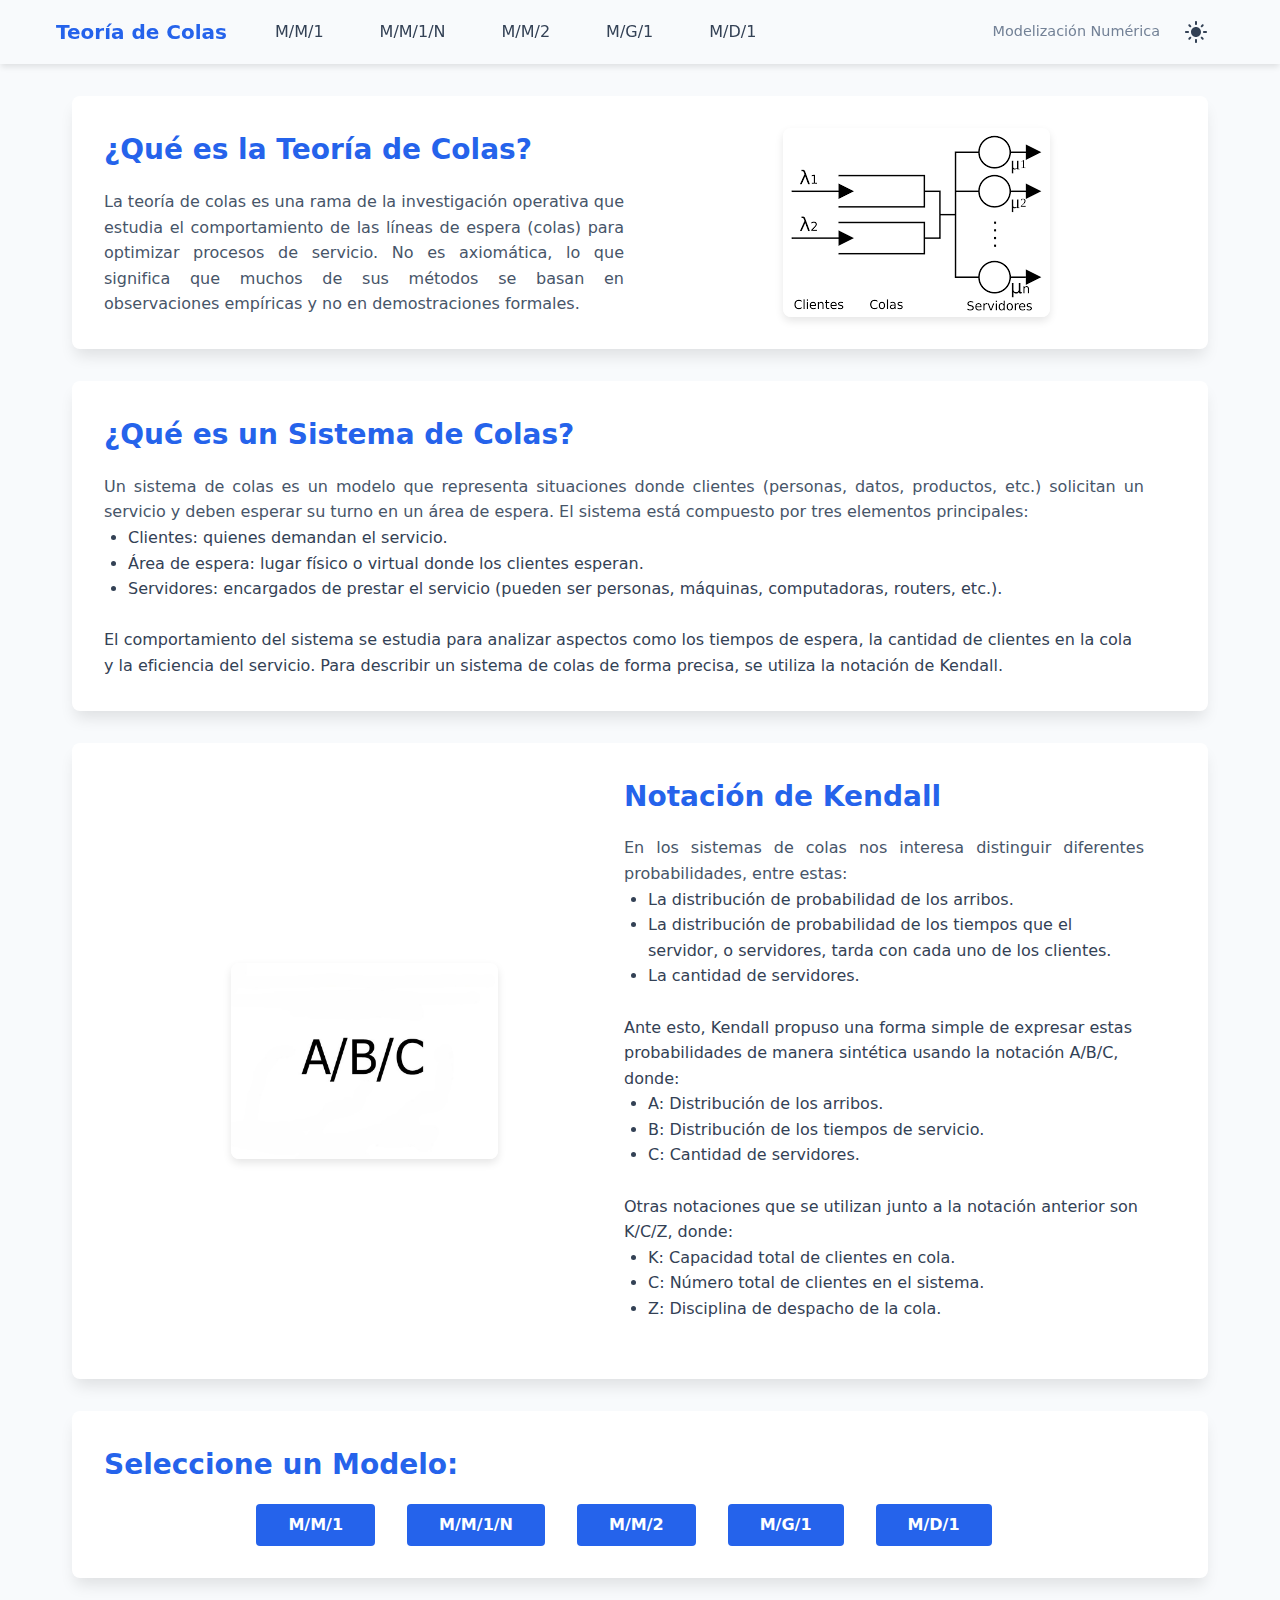
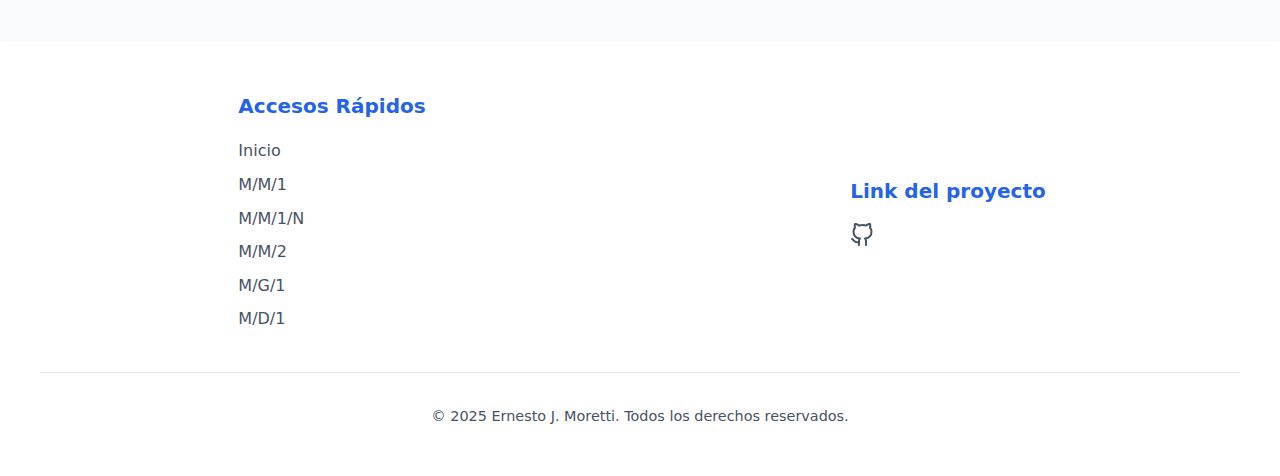
<file: index.html>
<!doctype html>
<html lang="es">
  <head>
    <meta charset="UTF-8" />
    <meta name="viewport" content="width=device-width, initial-scale=1.0" />
    <title>Teoría de Colas</title>
    <link rel="icon" href="./images/head-icon.png" type="image/png" />
    <link rel="stylesheet" href="./styles/index.css" />
    <link rel="stylesheet" href="./styles/normalize.css" />
  </head>
  <body>
    <header>
      <nav>
        <div class="nav-content">
          <div class="nav-left">
            <button class="menu-button">☰</button>
            <a href="./index.html" class="nav-title">Teoría de Colas</a>
            <div class="nav-links">
              <a href="./MM1.html">M/M/1</a>
              <a href="./MM1N.html">M/M/1/N</a>
              <a href="./MM2.html">M/M/2</a>
              <a href="./MG1.html">M/G/1</a>
              <a href="./MD1.html">M/D/1</a>
            </div>
          </div>
          <div class="nav-right">
            <p class="author-text">Modelización Numérica</p>
            <button class="theme-toggle" aria-label="Toggle theme">
              <svg xmlns="http://www.w3.org/2000/svg" viewBox="0 0 24 24"></svg>
            </button>
          </div>
        </div>
      </nav>
    </header>
    <main>
      <div class="info-section">
        <div class="info-container">
          <h2>¿Qué es la Teoría de Colas?</h2>
          <p class="description-theory">
            La teoría de colas es una rama de la investigación operativa que
            estudia el comportamiento de las líneas de espera (colas) para
            optimizar procesos de servicio. No es axiomática, lo que significa
            que muchos de sus métodos se basan en observaciones empíricas y no
            en demostraciones formales.
          </p>
        </div>
        <div class="img-container">
          <img
            src="./images/image1.png"
            alt="Teoría de colas"
            class="info-image"
          />
        </div>
      </div>
      <div class="info-section">
        <div class="info-container">
          <h2>¿Qué es un Sistema de Colas?</h2>
          <p class="description-theory">
            Un sistema de colas es un modelo que representa situaciones donde
            clientes (personas, datos, productos, etc.) solicitan un servicio y
            deben esperar su turno en un área de espera. El sistema está
            compuesto por tres elementos principales:
            <ul style="margin-left: 1.5rem;">
              <li>Clientes: quienes demandan el servicio.</li>
              <li>Área de espera: lugar físico o virtual donde los clientes esperan.</li>
              <li>Servidores: encargados de prestar el servicio (pueden ser
                personas, máquinas, computadoras, routers, etc.).</li>
            </ul>
            <br>
            El comportamiento del sistema se estudia para analizar aspectos como
            los tiempos de espera, la cantidad de clientes en la cola y la
            eficiencia del servicio. Para describir un sistema de colas de forma
            precisa, se utiliza la notación de Kendall.
          </p>
        </div>
      </div>
      <div class="info-section">
        <div class="img-container">
          <img
            src="./images/Kendall.jpg"
            alt="Kendall"
            class="info-image"
            style="max-width: 267px"
          />
        </div>
        <div class="info-container">
          <h2>Notación de Kendall</h2>
          <p class="description-theory">
            En los sistemas de colas nos interesa distinguir diferentes
            probabilidades, entre estas:
            <ul style="margin-left: 1.5rem;">
              <li>La distribución de probabilidad de los arribos.</li>
              <li>La distribución de probabilidad de los tiempos que el servidor, o servidores, tarda con cada uno de los clientes.</li>
              <li>La cantidad de servidores.</li>
            </ul>
            <br>
            Ante esto, Kendall propuso una forma simple de expresar estas
            probabilidades de manera sintética usando la notación A/B/C, donde:
            <ul style="margin-left: 1.5rem;">
              <li>A: Distribución de los arribos.</li>
              <li>B: Distribución de los tiempos de servicio.</li>
              <li>C: Cantidad de servidores.</li>
            </ul>
            <br>
            Otras notaciones que se utilizan junto a la notación anterior son K/C/Z, donde:
            <ul style="margin-left: 1.5rem;">
              <li>K: Capacidad total de clientes en cola.</li>
              <li>C: Número total de clientes en el sistema.</li>
              <li>Z: Disciplina de despacho de la cola.</li>
            </ul>
            <br>
          </p>
        </div>
      </div>
      <div class="info-section">
        <div class="info-container">
          <h2>Seleccione un Modelo:</h2>
          <div class="model-options">
            <div class="model-option">
              <button class="model-MM1">M/M/1</button>
              <button class="model-MM1N">M/M/1/N</button>
              <button class="model-MM2">M/M/2</button>
              <button class="model-MG1">M/G/1</button>
              <button class="model-MD1">M/D/1</button>
            </div>
          </div>
        </div>
      </div>
    </main>
    <footer>
      <div class="footer-content">
        <div class="footer-grid">
          <div class="footer-section">
            <h3>Accesos Rápidos</h3>
            <ul>
              <li><a href="./index.html">Inicio</a></li>
              <li><a href="./MM1.html">M/M/1</a></li>
              <li><a href="./MM1N.html">M/M/1/N</a></li>
              <li><a href="./MM2.html">M/M/2</a></li>
              <li><a href="./MG1.html">M/G/1</a></li>
              <li><a href="./MD1.html">M/D/1</a></li>
            </ul>
          </div>
          <div class="footer-section">
            <h3>Link del proyecto</h3>
            <div class="social-links">
              <a
                href="https://github.com/TitoMoretti/Calculadora-Teoria-de-Colas"
                target="_blank"
                rel="noopener noreferrer"
              >
                <svg
                  xmlns="http://www.w3.org/2000/svg"
                  width="24"
                  height="24"
                  viewBox="0 0 24 24"
                  fill="none"
                  stroke="currentColor"
                  stroke-width="2"
                  stroke-linecap="round"
                  stroke-linejoin="round"
                >
                  <path
                    d="M9 19c-5 1.5-5-2.5-7-3m14 6v-3.87a3.37 3.37 0 0 0-.94-2.61c3.14-.35 6.44-1.54 6.44-7A5.44 5.44 0 0 0 20 4.77 5.07 5.07 0 0 0 19.91 1S18.73.65 16 2.48a13.38 13.38 0 0 0-7 0C6.27.65 5.09 1 5.09 1A5.07 5.07 0 0 0 5 4.77a5.44 5.44 0 0 0-1.5 3.78c0 5.42 3.3 6.61 6.44 7A3.37 3.37 0 0 0 9 18.13V22"
                  ></path>
                </svg>
              </a>
            </div>
          </div>
        </div>
        <div class="footer-bottom">
          <p>&copy; 2025 Ernesto J. Moretti. Todos los derechos reservados.</p>
        </div>
      </div>
    </footer>
    <script src="./js/index.js"></script>
    <script src="./js/theme.js"></script>
  </body>
</html>
</file>
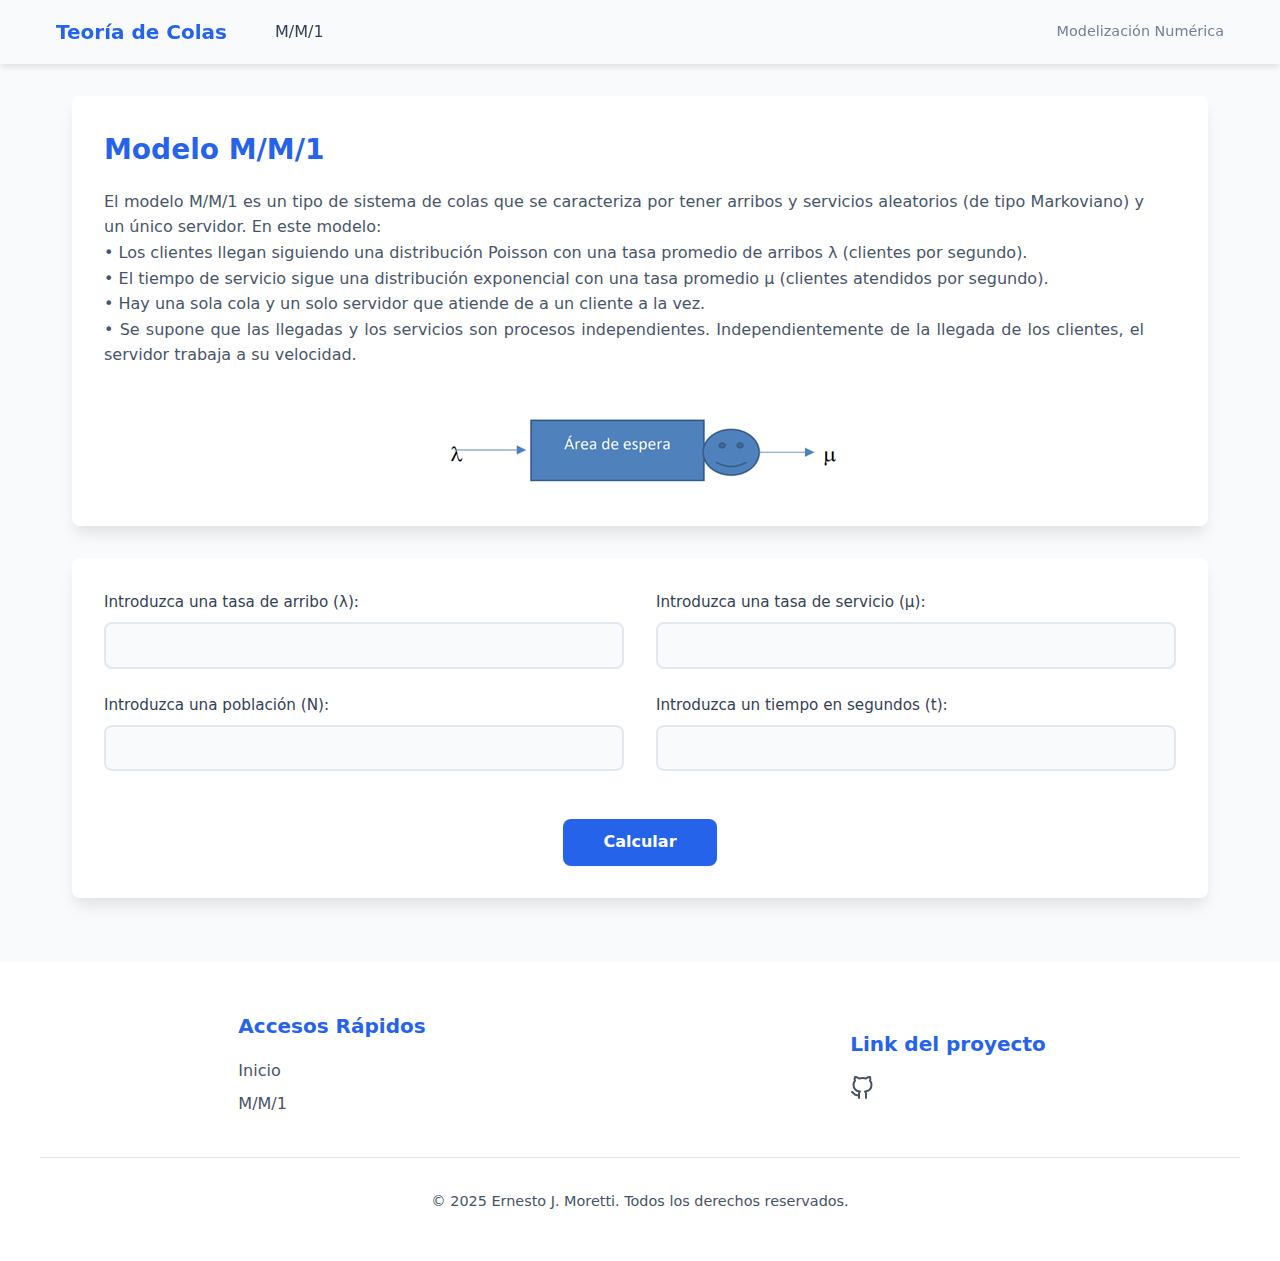
<file: models/MM1.html>
<!DOCTYPE html>
<html lang="es">
<head>
    <meta charset="UTF-8">
    <meta name="viewport" content="width=device-width, initial-scale=1.0">
    <title>Teoría de Colas</title>
    <link rel="icon" href="/images/head-icon.png" type="image/png">
    <link rel="stylesheet" href="/styles/index.css">
    <link rel="stylesheet" href="/styles/models.css">
    <link rel="stylesheet" href="/styles/normalize.css">
</head>
<body>
    <header>
        <nav>
            <div class="nav-content">
                <div class="nav-left">
                    <button class="menu-button">☰</button>
                    <a href="/index.html" class="nav-title">Teoría de Colas</a>
                    <div class="nav-links">
                        <a href="/models/MM1.html">M/M/1</a>
                    </div>
                </div>
                <div class="nav-right">
                    <p class="author-text">Modelización Numérica</p>
                </div>
            </div>
        </nav>
    </header>
    <main>
        <div class="info-section">
            <div class="info-container">
                <h2>Modelo M/M/1</h2>
                <p class="description-theory">
                    El modelo M/M/1 es un tipo de sistema de colas que se caracteriza por tener arribos y servicios aleatorios (de tipo Markoviano) y un único servidor. En este modelo:
                    <br>
                    • Los clientes llegan siguiendo una distribución Poisson con una tasa promedio de arribos λ (clientes por segundo).
                    <br>
                    • El tiempo de servicio sigue una distribución exponencial con una tasa promedio μ (clientes atendidos por segundo).
                    <br>
                    • Hay una sola cola y un solo servidor que atiende de a un cliente a la vez.
                    <br>
                    • Se supone que las llegadas y los servicios son procesos independientes. Independientemente de la llegada de los clientes, el servidor trabaja a su velocidad.
                </p>
            </div>
            <div class="img-container">
                <img src="/images/mm1Image1.png" alt="mm1Image1" class="info-image">
            </div>
        </div>
        <div class="calculator-container">
            <div class="calculator">
                <div class="form-container">
                    <div class="input-row">
                        <div class="input-container">
                            <label class="input-label" for="arriboId">
                                Introduzca una tasa de arribo (λ):
                            </label>
                            <input type="text" id="arriboId" class="input-field">
                            <p class="error-message" id="error-arriboId"></p>
                        </div>
                        <div class="input-container">
                            <label class="input-label" for="servicioId">
                                Introduzca una tasa de servicio (μ):
                            </label>
                            <input type="text" id="servicioId" class="input-field">
                            <p class="error-message" id="error-servicioId"></p>
                        </div>
                    </div>
                    <div class="input-row">
                        <div class="input-container">
                            <label class="input-label" for="poblacionId">
                                Introduzca una población (N):
                            </label>
                            <input type="text" id="poblacionId" class="input-field">
                            <p class="error-message" id="error-poblacionId"></p>
                        </div>
                        <div class="input-container">
                            <label class="input-label" for="tiempoId">
                                Introduzca un tiempo en segundos (t):
                            </label>
                            <input type="text" id="tiempoId" class="input-field">
                            <p class="error-message" id="error-tiempoId"></p>
                        </div>
                    </div>
                    <div class="button-container">
                        <button class="submit-button" id="submitId">Calcular</button>
                    </div>
                </div>

                <div id="results" class="results-container" style="display: none;">
                    <h3>Resultados del Modelo M/M/1</h3>
                    <div class="results-grid">
                        <div class="result-item">
                            <h4>Intensidad de tráfico (ρ):</h4>
                            <p id="result-rho"></p>
                        </div>
                        <div class="result-item">
                            <h4>Probabilidad de 0 clientes en el sistema (P0):</h4>
                            <p id="result-p0"></p>
                        </div>
                        <div class="result-item">
                            <h4>Número medio de clientes en la cola (Lq):</h4>
                            <p id="result-lq"></p>
                        </div>
                        <div class="result-item">
                            <h4>Número medio de clientes en el sistema (L):</h4>
                            <p id="result-l"></p>
                        </div>
                        <div class="result-item">
                            <h4>Tiempo medio de espera en la cola (Wq):</h4>
                            <p id="result-wq"></p>
                        </div>
                        <div class="result-item">
                            <h4>Tiempo medio en el sistema (W):</h4>
                            <p id="result-w"></p>
                        </div>
                    </div>
                    <div class="probability-section">
                        <h4>Probabilidad de <span id="result-n"></span> clientes en el sistema:</h4>
                        <p id="result-pn"></p>
                    </div>
                    <div class="formula-section">
                        <h4>Fórmulas utilizadas:</h4>
                        <ul>
                            <li>ρ = λ/μ</li>
                            <li>P₀ = 1 - ρ</li>
                            <li>Lq = ρ²/(1-ρ)</li>
                            <li>L = ρ/(1-ρ)</li>
                            <li>Wq = Lq/λ</li>
                            <li>W = L/λ</li>
                            <li>Pₙ = P₀ × ρⁿ</li>
                        </ul>
                    </div>
                </div>
            </div>
        </div>
    </main>
    <footer>
        <div class="footer-content">
            <div class="footer-grid">
                <div class="footer-section">
                    <h3>Accesos Rápidos</h3>
                    <ul>
                        <li><a href="/index.html">Inicio</a></li>
                        <li><a href="/models/MM1.html">M/M/1</a></li>
                    </ul>
                </div>
                <div class="footer-section">
                    <h3>Link del proyecto</h3>
                    <div class="social-links">
                        <a href="https://github.com/TitoMoretti/Calculadora-Teoria-de-Colas" target="_blank" rel="noopener noreferrer">
                            <svg xmlns="http://www.w3.org/2000/svg" width="24" height="24" viewBox="0 0 24 24" fill="none" stroke="currentColor" stroke-width="2" stroke-linecap="round" stroke-linejoin="round"><path d="M9 19c-5 1.5-5-2.5-7-3m14 6v-3.87a3.37 3.37 0 0 0-.94-2.61c3.14-.35 6.44-1.54 6.44-7A5.44 5.44 0 0 0 20 4.77 5.07 5.07 0 0 0 19.91 1S18.73.65 16 2.48a13.38 13.38 0 0 0-7 0C6.27.65 5.09 1 5.09 1A5.07 5.07 0 0 0 5 4.77a5.44 5.44 0 0 0-1.5 3.78c0 5.42 3.3 6.61 6.44 7A3.37 3.37 0 0 0 9 18.13V22"></path></svg>
                        </a>
                    </div>
                </div>
            </div>
            <div class="footer-bottom">
                <p>&copy; 2025 Ernesto J. Moretti. Todos los derechos reservados.</p>
            </div>
        </div>
    </footer>
    <script src="/js/index.js"></script>
    <script src="/js/MM1.js"></script>
</body>
</html>
</file>
<file: styles/index.css>
:root {
  --primary-color: #2563eb;
  --primary-hover: #1d4ed8;
  --secondary-color: #1e293b;
  --text-color: #334155;
  --background-color: #f8fafc;
  --card-background: #ffffff;
  --header-height: 4rem;
  --border-radius: 0.5rem;
  --transition-speed: 0.3s;
  --shadow-sm: 0 1px 2px 0 rgb(0 0 0 / 0.05);
  --shadow-md: 0 4px 6px -1px rgb(0 0 0 / 0.1);
  --shadow-lg: 0 10px 15px -3px rgb(0 0 0 / 0.1);
  --input-background: #f8fafc;
  --input-border: #e2e8f0;
  --formula-background: rgba(37, 99, 235, 0.1);
  --formula-hover: rgba(37, 99, 235, 0.15);
  --result-background: #f8fafc;
  --author-text-color: #64748b;
  --description-text-color: #475569;
}

[data-theme="dark"] {
  --primary-color: #3b82f6;
  --primary-hover: #60a5fa;
  --secondary-color: #e2e8f0;
  --text-color: #e2e8f0;
  --background-color: #0f172a;
  --card-background: #1e293b;
  --shadow-sm: 0 1px 2px 0 rgb(0 0 0 / 0.3);
  --shadow-md: 0 4px 6px -1px rgb(0 0 0 / 0.4);
  --shadow-lg: 0 10px 15px -3px rgb(0 0 0 / 0.4);
  --input-background: #1e293b;
  --input-border: #334155;
  --formula-background: rgba(59, 130, 246, 0.2);
  --formula-hover: rgba(59, 130, 246, 0.3);
  --result-background: #1e293b;
  --author-text-color: #94a3b8;
  --description-text-color: #cbd5e1;
}

* {
  margin: 0;
  padding: 0;
  box-sizing: border-box;
}

body {
  font-family:
    system-ui,
    -apple-system,
    BlinkMacSystemFont,
    "Segoe UI",
    Roboto,
    Oxygen,
    Ubuntu,
    Cantarell,
    "Open Sans",
    "Helvetica Neue",
    sans-serif;
  line-height: 1.6;
  color: var(--text-color);
  background-color: var(--background-color);
  min-height: 100vh;
  display: flex;
  flex-direction: column;
  transition:
    background-color var(--transition-speed) ease,
    color var(--transition-speed) ease;
}

.theme-toggle {
  background: none;
  border: none;
  color: var(--text-color);
  cursor: pointer;
  padding: 0.5rem;
  border-radius: var(--border-radius);
  display: flex;
  align-items: center;
  justify-content: center;
  transition: all var(--transition-speed) ease;
  margin-right: 0.5rem;
}

.theme-toggle:hover {
  background-color: var(--formula-background);
}

.theme-toggle svg {
  width: 1.5rem;
  height: 1.5rem;
  transition: transform var(--transition-speed) ease;
}

.theme-toggle:hover svg {
  transform: rotate(30deg);
}

/*Header*/
header {
  background-color: var(--card-background);
  box-shadow: var(--shadow-md);
  position: fixed;
  width: 100%;
  top: 0;
  z-index: 1000;
  backdrop-filter: blur(8px);
  background-color: rgba(var(--card-background), 0.9);
  transition:
    background-color var(--transition-speed) ease,
    box-shadow var(--transition-speed) ease;
}

.nav-content {
  max-width: 1200px;
  margin: 0 auto;
  display: flex;
  justify-content: space-between;
  align-items: center;
  padding: 1rem;
  height: var(--header-height);
}

.nav-left {
  display: flex;
  align-items: center;
  gap: 2rem;
}

.menu-button {
  display: none;
  background: none;
  border: none;
  font-size: 1.5rem;
  cursor: pointer;
  color: var(--text-color);
  transition: color var(--transition-speed) ease;
  padding: 0.5rem;
  border-radius: var(--border-radius);
}

.menu-button:hover {
  color: var(--primary-color);
  background-color: var(--formula-background);
}

.nav-title {
  font-size: 1.25rem;
  font-weight: 600;
  color: var(--primary-color);
  text-decoration: none;
  transition: color var(--transition-speed) ease;
}

.nav-title:hover {
  color: var(--primary-hover);
}

.nav-links {
  display: flex;
  gap: 1.5rem;
}

.nav-links a {
  color: var(--text-color);
  text-decoration: none;
  transition: all var(--transition-speed) ease;
  font-weight: 500;
  padding: 0.5rem 1rem;
  border-radius: var(--border-radius);
}

.nav-links a:hover {
  color: var(--primary-color);
  background-color: rgba(37, 99, 235, 0.1);
}

.nav-right {
  display: flex;
  align-items: center;
  gap: 1rem;
}

.author-text {
  font-size: 0.9rem;
  color: var(--author-text-color);
  opacity: 0.9;
  transition: color var(--transition-speed) ease;
}

/*Main*/
main {
  flex: 1;
  padding: 6rem 2rem 2rem;
  max-width: 1200px;
  margin: 0 auto;
  width: 100%;
}

/*Info Section*/
.info-section {
  display: flex;
  align-items: center;
  background-color: var(--card-background);
  box-shadow: var(--shadow-lg);
  border-radius: var(--border-radius);
  padding: 2rem;
  margin-bottom: 2rem;
  transition: all var(--transition-speed) ease;
  animation: fadeIn 0.5s ease-in-out;
}

.info-section:hover {
  transform: translateY(-4px);
  box-shadow: var(--shadow-lg);
}

.info-container {
  flex: 1;
  padding-right: 2rem;
}

.info-container h2 {
  color: var(--primary-color);
  margin-bottom: 1rem;
  font-size: 1.75rem;
}

.description-theory {
  color: var(--description-text-color);
  line-height: 1.6;
  text-align: justify;
  transition: color var(--transition-speed) ease;
}

.img-container {
  flex: 1;
  display: flex;
  justify-content: center;
  align-items: center;
}

.info-image {
  max-width: 100%;
  height: auto;
  border-radius: 0.5rem;
  box-shadow: 0 4px 8px rgba(0, 0, 0, 0.1);
}

@keyframes fadeIn {
  from {
    opacity: 0;
    transform: translateY(10px);
  }
  to {
    opacity: 1;
    transform: translateY(0);
  }
}

.model-options {
  display: flex;
  justify-content: space-between;
  align-items: center;
}

.model-options button {
  background-color: var(--primary-color);
  color: white;
  border: none;
  border-radius: 0.25rem;
  padding: 0.75rem 2rem;
  font-size: 1rem;
  font-weight: 600;
  cursor: pointer;
  transition:
    background-color 0.3s ease,
    transform 0.2s ease;
}

.model-options button:hover {
  background-color: #0c2bb3;
  transform: translateY(-2px);
}

.model-options button:active {
  transform: translateY(0);
}

.model-options button:disabled {
  background-color: #cccccc;
  cursor: not-allowed;
  transform: none;
}

.model-option {
  display: flex;
  flex-direction: row;
  justify-content: center;
  align-items: center;
  gap: 2rem;
  margin: auto;
}

/*Footer*/
footer {
  background-color: var(--card-background);
  padding: 3rem 1rem;
  margin-top: auto;
  box-shadow: var(--shadow-md);
}

.footer-content {
  max-width: 1200px;
  margin: 0 auto;
}

.footer-grid {
  display: grid;
  grid-template-columns: repeat(auto-fit, minmax(250px, 1fr));
  gap: 2rem;
  margin-bottom: 2rem;
  place-items: center;
}

.footer-section h3 {
  color: var(--primary-color);
  margin-bottom: 1rem;
  font-size: 1.25rem;
}

.footer-section ul {
  list-style: none;
  padding: 0;
}

.footer-section ul li {
  margin-bottom: 0.5rem;
}

.footer-section ul li a {
  color: var(--text-color);
  text-decoration: none;
  transition: color var(--transition-speed) ease;
  opacity: 0.9;
}

.footer-section ul li a:hover {
  color: var(--primary-color);
  opacity: 1;
}

.social-links {
  display: flex;
  gap: 1rem;
}

.social-links a {
  color: var(--text-color);
  transition: all var(--transition-speed) ease;
  opacity: 0.9;
}

.social-links a:hover {
  color: var(--primary-color);
  transform: translateY(-2px);
  opacity: 1;
}

.footer-bottom {
  text-align: center;
  padding-top: 2rem;
  border-top: 1px solid var(--input-border);
}

.footer-bottom p {
  color: var(--text-color);
  font-size: 0.9rem;
  opacity: 0.9;
}

/*Responsive*/
@media (max-width: 768px) {
  .menu-button {
    display: block;
  }

  .nav-links {
    display: none;
    position: absolute;
    top: var(--header-height);
    left: 0;
    width: 100%;
    flex-direction: column;
    background-color: var(--card-background);
    padding: 1rem;
    box-shadow: var(--shadow-md);
    backdrop-filter: blur(8px);
    z-index: 1000;
  }

  .nav-links.active {
    display: flex;
  }

  .nav-links a {
    padding: 1rem;
    width: 100%;
    text-align: center;
    color: var(--text-color);
    background-color: var(--card-background);
  }

  .nav-links a:hover {
    color: var(--primary-color);
    background-color: var(--formula-background);
  }

  main {
    padding: 5rem 1rem 1rem;
  }

  .info-section {
    flex-direction: column;
    padding: 1.5rem;
  }

  .info-container {
    padding-right: 0;
    padding-bottom: 1.5rem;
  }

  .model-option {
    flex-direction: column;
  }

  .footer-grid {
    grid-template-columns: 1fr;
    text-align: center;
  }

  .social-links {
    justify-content: center;
  }
}
</file>
<file: styles/models.css>
/*Info Section*/
.info-section {
  flex-direction: column;
  gap: 2rem;
}

.img-container {
  margin-top: 1rem;
  border-radius: var(--border-radius);
  overflow: hidden;
}

.formula-section {
  margin-top: 1.5rem;
  padding: 1.5rem;
  background-color: var(--card-background);
  border-radius: var(--border-radius);
  box-shadow: var(--shadow-md);
  transition: all var(--transition-speed) ease;
}

.formula-section:hover {
  transform: translateY(-2px);
}

.formula-section ul {
  list-style: none;
  padding: 0;
  display: flex;
  flex-wrap: wrap;
  gap: 1rem;
}

.formula-section li {
  background-color: var(--formula-background);
  padding: 0.75rem 1.25rem;
  border-radius: var(--border-radius);
  font-family: "JetBrains Mono", monospace;
  font-size: 0.9rem;
  color: var(--primary-color);
  transition: all var(--transition-speed) ease;
}

.formula-section li:hover {
  background-color: var(--formula-hover);
  transform: translateY(-2px);
}

/*Calculator*/
.calculator-container {
  margin-bottom: 2rem;
}

.calculator {
  background-color: var(--card-background);
  border-radius: var(--border-radius);
  box-shadow: var(--shadow-lg);
  padding: 2rem;
  transition: all var(--transition-speed) ease;
  animation: fadeIn 0.5s ease-in-out;
}

.calculator:hover {
  transform: translateY(-4px);
  box-shadow: var(--shadow-lg);
}

.form-container {
  display: flex;
  flex-direction: column;
  gap: 1.5rem;
}

.input-row {
  display: flex;
  gap: 2rem;
}

.input-container {
  flex: 1;
  display: flex;
  flex-direction: column;
  gap: 0.5rem;
}

.input-label {
  font-weight: 500;
  color: var(--text-color);
  font-size: 0.95rem;
}

.input-field {
  padding: 0.75rem 1rem;
  border: 2px solid var(--input-border);
  border-radius: var(--border-radius);
  font-size: 1rem;
  transition: all var(--transition-speed) ease;
  background-color: var(--input-background);
  color: var(--text-color);
}

.input-field:focus {
  border-color: var(--primary-color);
  outline: none;
  box-shadow: 0 0 0 3px rgba(37, 99, 235, 0.1);
  background-color: var(--card-background);
}

.input-field.error {
  border-color: #ef4444;
  background-color: rgba(239, 68, 68, 0.05);
}

.error-message {
  color: #ef4444;
  font-size: 0.875rem;
  margin-top: 0.25rem;
  display: none;
}

.button-container {
  display: flex;
  justify-content: center;
  margin-top: 1.5rem;
}

.submit-button {
  background-color: var(--primary-color);
  color: white;
  border: none;
  border-radius: var(--border-radius);
  padding: 0.875rem 2.5rem;
  font-size: 1rem;
  font-weight: 600;
  cursor: pointer;
  transition: all var(--transition-speed) ease;
  box-shadow: var(--shadow-sm);
}

.submit-button:hover {
  background-color: var(--primary-hover);
  transform: translateY(-2px);
  box-shadow: var(--shadow-md);
}

.submit-button:active {
  transform: translateY(0);
}

.submit-button:disabled {
  background-color: #94a3b8;
  cursor: not-allowed;
  transform: none;
  box-shadow: none;
}

/*Resultados*/
.results-container {
  margin-top: 2rem;
  padding: 2rem;
  background-color: var(--card-background);
  border-radius: var(--border-radius);
  border-left: 4px solid var(--primary-color);
  box-shadow: var(--shadow-lg);
  animation: fadeIn 0.5s ease;
}

.results-container h3 {
  color: var(--primary-color);
  margin-bottom: 1.5rem;
  font-size: 1.5rem;
  text-align: center;
}

.results-grid {
  display: grid;
  grid-template-columns: repeat(auto-fill, minmax(280px, 1fr));
  gap: 1.5rem;
}

.result-item {
  padding: 1.5rem;
  background-color: var(--result-background);
  border-radius: var(--border-radius);
  box-shadow: var(--shadow-sm);
  transition: all var(--transition-speed) ease;
}

.result-item:hover {
  transform: translateY(-2px);
  box-shadow: var(--shadow-md);
}

.result-item h4 {
  color: var(--text-color);
  margin-bottom: 0.75rem;
  font-size: 1rem;
  font-weight: 500;
}

.result-item p {
  font-size: 1.25rem;
  font-weight: 600;
  color: var(--primary-color);
}

.probability-section {
  margin-top: 1.5rem;
  padding: 1.5rem;
  background-color: var(--result-background);
  border-radius: var(--border-radius);
  box-shadow: var(--shadow-sm);
  transition: all var(--transition-speed) ease;
}

.probability-section:hover {
  transform: translateY(-2px);
  box-shadow: var(--shadow-md);
}

.probability-section h4 {
  color: var(--text-color);
  margin-bottom: 0.75rem;
  font-size: 1rem;
  font-weight: 500;
}

.probability-section p {
  font-size: 1.25rem;
  font-weight: 600;
  color: var(--primary-color);
  text-align: left;
  overflow-x: auto;
  white-space: nowrap;
  max-width: 100%;
}

.probability-section p, .probability-section .katex, .probability-section .MathJax {
  text-align: left !important;
  justify-content: flex-start !important;
}

/*Responsive*/
@media (max-width: 768px) {
  .input-row {
    flex-direction: column;
    gap: 1rem;
  }

  .calculator {
    padding: 1.5rem;
  }

  .results-grid {
    grid-template-columns: 1fr;
  }

  .formula-section ul {
    flex-direction: column;
  }

  .formula-section li {
    width: 100%;
    text-align: center;
  }
}

/*Indicador de carga*/
.loading-indicator {
  display: inline-block;
  width: 1.5rem;
  height: 1.5rem;
  border: 3px solid var(--input-border);
  border-radius: 50%;
  border-top-color: var(--primary-color);
  animation: spin 1s linear infinite;
  margin-right: 0.5rem;
  vertical-align: middle;
}

@keyframes spin {
  to {
    transform: rotate(360deg);
  }
}
</file>
